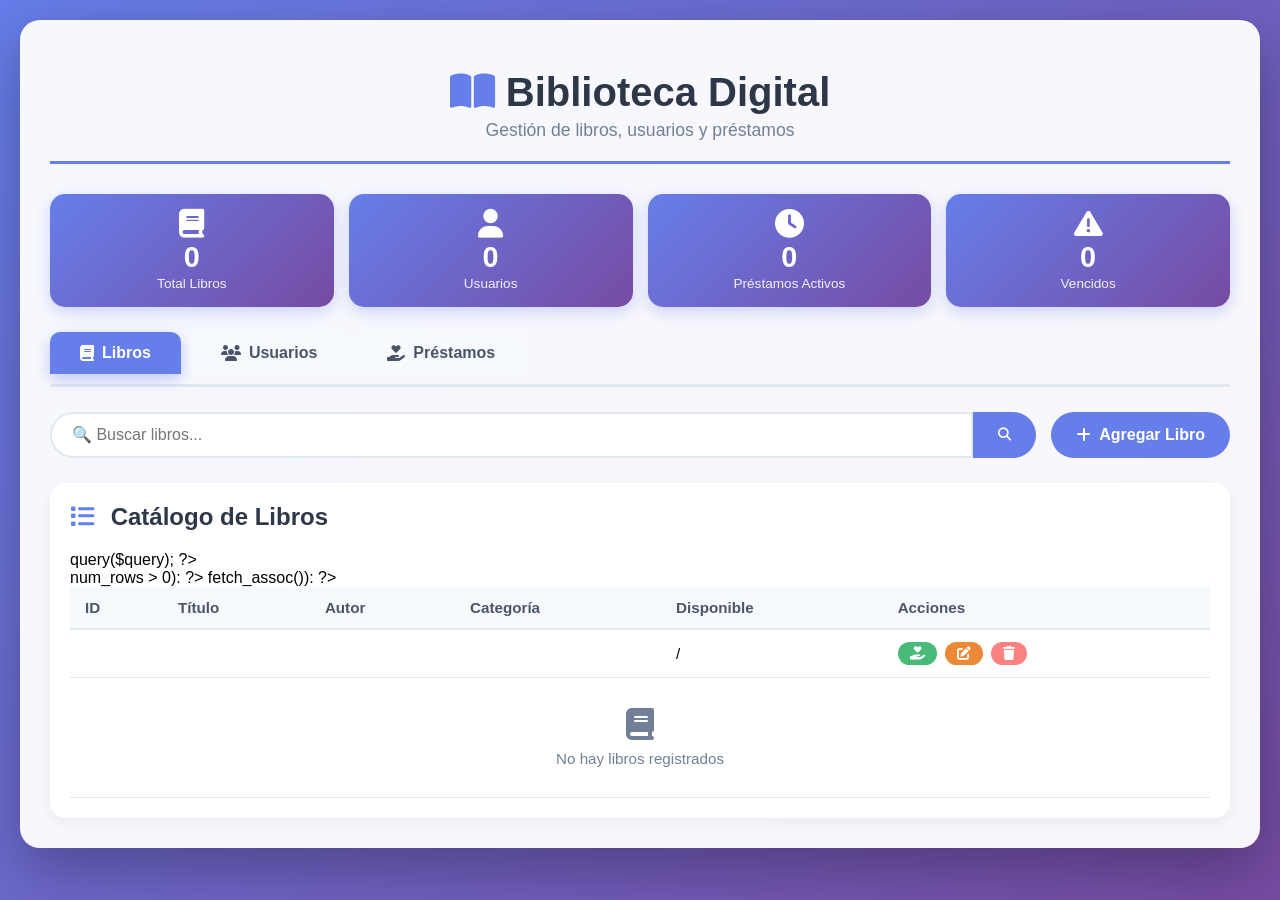
<file: index.html>
<!DOCTYPE html>
<html lang="es">
<head>
    <meta charset="UTF-8">
    <meta name="viewport" content="width=device-width, initial-scale=1.0">
    <title>📚 Biblioteca Digital</title>
    <link rel="stylesheet" href="style.css">
    <link rel="stylesheet" href="https://cdnjs.cloudflare.com/ajax/libs/font-awesome/6.4.0/css/all.min.css">
    <style>
        .tabs {
            display: flex;
            gap: 10px;
            margin: 20px 0 25px 0;
            flex-wrap: wrap;
            border-bottom: 3px solid #e2e8f0;
            padding-bottom: 10px;
        }
        .tab-btn {
            padding: 12px 30px;
            border: none;
            background: #f7fafc;
            color: #4a5568;
            border-radius: 10px 10px 0 0;
            cursor: pointer;
            font-size: 1rem;
            font-weight: 600;
            transition: all 0.3s;
            display: flex;
            align-items: center;
            gap: 8px;
        }
        .tab-btn:hover {
            background: #edf2f7;
        }
        .tab-btn.active {
            background: #667eea;
            color: white;
            box-shadow: 0 5px 15px rgba(102, 126, 234, 0.4);
        }
        .tab-content {
            display: none;
            animation: fadeIn 0.5s;
        }
        .tab-content.active {
            display: block;
        }
        @keyframes fadeIn {
            from { opacity: 0; transform: translateY(10px); }
            to { opacity: 1; transform: translateY(0); }
        }
        .dashboard-stats {
            display: grid;
            grid-template-columns: repeat(auto-fit, minmax(150px, 1fr));
            gap: 15px;
            margin-bottom: 25px;
        }
        .stat-card-dash {
            background: linear-gradient(135deg, #667eea 0%, #764ba2 100%);
            color: white;
            padding: 15px;
            border-radius: 15px;
            text-align: center;
            box-shadow: 0 5px 15px rgba(102, 126, 234, 0.3);
        }
        .stat-card-dash i {
            font-size: 1.8rem;
            display: block;
            margin-bottom: 3px;
        }
        .stat-card-dash span {
            font-size: 1.8rem;
            font-weight: bold;
            display: block;
        }
        .stat-card-dash label {
            font-size: 0.85rem;
            opacity: 0.9;
        }
        .info-box {
            background: #ebf8ff;
            border-left: 4px solid #3182ce;
            padding: 15px 20px;
            border-radius: 10px;
            margin-bottom: 20px;
        }
        .info-box h3 {
            color: #2a4365;
            margin-bottom: 5px;
        }
        .info-box p {
            color: #4a5568;
            margin: 0;
        }
        .estado-activo { color: #48bb78; font-weight: 600; }
        .estado-vencido { color: #fc8181; font-weight: 600; }
        .estado-devuelto { color: #a0aec0; }
        .mensaje {
            padding: 15px 20px;
            border-radius: 10px;
            margin-bottom: 15px;
        }
        .mensaje-error {
            background: #fed7d7;
            color: #742a2a;
            border-left: 4px solid #fc8181;
        }
    </style>
</head>
<body>
    <div class="container">
        <header class="header">
            <h1><i class="fas fa-book-open"></i> Biblioteca Digital</h1>
            <p>Gestión de libros, usuarios y préstamos</p>
        </header>

        <!-- ESTADÍSTICAS -->
        <div class="dashboard-stats" id="stats">
            <div class="stat-card-dash">
                <i class="fas fa-book"></i>
                <span id="totalLibros">0</span>
                <label>Total Libros</label>
            </div>
            <div class="stat-card-dash">
                <i class="fas fa-user"></i>
                <span id="totalUsuarios">0</span>
                <label>Usuarios</label>
            </div>
            <div class="stat-card-dash">
                <i class="fas fa-clock"></i>
                <span id="prestamosActivos">0</span>
                <label>Préstamos Activos</label>
            </div>
            <div class="stat-card-dash">
                <i class="fas fa-exclamation-triangle"></i>
                <span id="prestamosVencidos">0</span>
                <label>Vencidos</label>
            </div>
        </div>

        <!-- PESTAÑAS -->
        <div class="tabs">
            <button class="tab-btn active" onclick="mostrarTab('libros')">
                <i class="fas fa-book"></i> Libros
            </button>
            <button class="tab-btn" onclick="mostrarTab('usuarios')">
                <i class="fas fa-users"></i> Usuarios
            </button>
            <button class="tab-btn" onclick="mostrarTab('prestamos')">
                <i class="fas fa-hand-holding-heart"></i> Préstamos
            </button>
        </div>

        <!-- TAB 1: LIBROS -->
        <div id="tab-libros" class="tab-content active">
            <div class="search-section">
                <div class="search-box">
                    <input type="text" id="searchInput" placeholder="🔍 Buscar libros...">
                    <button onclick="buscarLibros()"><i class="fas fa-search"></i></button>
                </div>
                <button class="btn btn-primary" onclick="mostrarFormularioLibro()">
                    <i class="fas fa-plus"></i> Agregar Libro
                </button>
            </div>
            <div class="table-container">
                <h2><i class="fas fa-list"></i> Catálogo de Libros</h2>
                <div id="tablaLibros"></div>
            </div>
        </div>

        <!-- TAB 2: USUARIOS -->
        <div id="tab-usuarios" class="tab-content">
            <div class="search-section">
                <button class="btn btn-primary" onclick="mostrarFormularioUsuario()">
                    <i class="fas fa-plus"></i> Agregar Usuario
                </button>
            </div>
            <div class="table-container">
                <h2><i class="fas fa-users"></i> Lista de Usuarios</h2>
                <div id="tablaUsuarios"></div>
            </div>
        </div>

        <!-- TAB 3: PRÉSTAMOS -->
        <div id="tab-prestamos" class="tab-content">
            <div class="info-box">
                <h3><i class="fas fa-info-circle"></i> Información de Préstamos</h3>
                <p>⚠️ Los préstamos se vencen automáticamente después de 15 días.</p>
            </div>
            <div class="table-container">
                <h2><i class="fas fa-list"></i> Todos los Préstamos</h2>
                <div id="tablaPrestamos"></div>
            </div>
        </div>

        <!-- MODALES -->
        <div id="modalLibro" class="modal">
            <div class="modal-content">
                <span class="close" onclick="cerrarModal('modalLibro')">&times;</span>
                <h2 id="modalTitulo"><i class="fas fa-book"></i> Agregar Libro</h2>
                <form id="formLibro" onsubmit="guardarLibro(event)">
                    <input type="hidden" id="libroId" value="">
                    <div class="form-row">
                        <div class="form-group">
                            <label>Título *</label>
                            <input type="text" id="titulo" required>
                        </div>
                        <div class="form-group">
                            <label>Autor *</label>
                            <input type="text" id="autor" required>
                        </div>
                    </div>
                    <div class="form-row">
                        <div class="form-group">
                            <label>Editorial</label>
                            <input type="text" id="editorial">
                        </div>
                        <div class="form-group">
                            <label>Año</label>
                            <input type="number" id="anio">
                        </div>
                    </div>
                    <div class="form-row">
                        <div class="form-group">
                            <label>ISBN</label>
                            <input type="text" id="isbn">
                        </div>
                        <div class="form-group">
                            <label>Categoría</label>
                            <input type="text" id="categoria">
                        </div>
                    </div>
                    <div class="form-group">
                        <label>Cantidad *</label>
                        <input type="number" id="cantidad" min="1" value="1" required>
                    </div>
                    <div class="modal-buttons">
                        <button type="submit" class="btn btn-success"><i class="fas fa-save"></i> Guardar</button>
                        <button type="button" class="btn btn-danger" onclick="cerrarModal('modalLibro')">Cancelar</button>
                    </div>
                </form>
            </div>
        </div>

        <div id="modalUsuario" class="modal">
            <div class="modal-content">
                <span class="close" onclick="cerrarModal('modalUsuario')">&times;</span>
                <h2 id="modalTituloUsuario"><i class="fas fa-user"></i> Agregar Usuario</h2>
                <form id="formUsuario" onsubmit="guardarUsuario(event)">
                    <input type="hidden" id="usuarioId" value="">
                    <div class="form-row">
                        <div class="form-group">
                            <label>Nombre *</label>
                            <input type="text" id="nombre" required>
                        </div>
                        <div class="form-group">
                            <label>Apellido *</label>
                            <input type="text" id="apellido" required>
                        </div>
                    </div>
                    <div class="form-group">
                        <label>Email *</label>
                        <input type="email" id="email" required>
                    </div>
                    <div class="form-group">
                        <label>Teléfono</label>
                        <input type="text" id="telefono">
                    </div>
                    <div class="form-group">
                        <label>Dirección</label>
                        <input type="text" id="direccion">
                    </div>
                    <div class="modal-buttons">
                        <button type="submit" class="btn btn-success"><i class="fas fa-save"></i> Guardar</button>
                        <button type="button" class="btn btn-danger" onclick="cerrarModal('modalUsuario')">Cancelar</button>
                    </div>
                </form>
            </div>
        </div>

        <div id="modalPrestamo" class="modal">
            <div class="modal-content">
                <span class="close" onclick="cerrarModal('modalPrestamo')">&times;</span>
                <h2><i class="fas fa-hand-holding-heart"></i> Registrar Préstamo</h2>
                <form id="formPrestamo" onsubmit="registrarPrestamo(event)">
                    <input type="hidden" id="prestamoLibroId">
                    <div class="form-group">
                        <label>Libro</label>
                        <input type="text" id="prestamoLibroTitulo" disabled>
                    </div>
                    <div class="form-group">
                        <label>Usuario *</label>
                        <select id="prestamoUsuarioId" required>
                            <option value="">Seleccionar usuario...</option>
                        </select>
                    </div>
                    <div class="modal-buttons">
                        <button type="submit" class="btn btn-success"><i class="fas fa-check"></i> Registrar</button>
                        <button type="button" class="btn btn-danger" onclick="cerrarModal('modalPrestamo')">Cancelar</button>
                    </div>
                </form>
            </div>
        </div>
    </div>

    <script src="script.js"></script>
    <script src="script_usuarios.js"></script>
    <script src="script_prestamos.js"></script>
    
    <script>
        function mostrarTab(tab) {
            console.log('✅ Cambiando a:', tab);
            
            var contenidos = document.querySelectorAll('.tab-content');
            for (var i = 0; i < contenidos.length; i++) {
                contenidos[i].classList.remove('active');
            }
            
            var botones = document.querySelectorAll('.tab-btn');
            for (var i = 0; i < botones.length; i++) {
                botones[i].classList.remove('active');
            }
            
            var seleccionada = document.getElementById('tab-' + tab);
            if (seleccionada) {
                seleccionada.classList.add('active');
            }
            
            var botones = document.querySelectorAll('.tab-btn');
            for (var i = 0; i < botones.length; i++) {
                var onclick = botones[i].getAttribute('onclick');
                if (onclick && onclick.indexOf("'" + tab + "'") !== -1) {
                    botones[i].classList.add('active');
                }
            }
            
            if (tab === 'usuarios') {
                if (typeof cargarUsuarios === 'function') cargarUsuarios();
            }
            if (tab === 'prestamos') {
                if (typeof cargarPrestamos === 'function') cargarPrestamos();
                if (typeof cargarEstadisticasPrestamos === 'function') cargarEstadisticasPrestamos();
            }
        }
    </script>
</body>
</html>
</file>
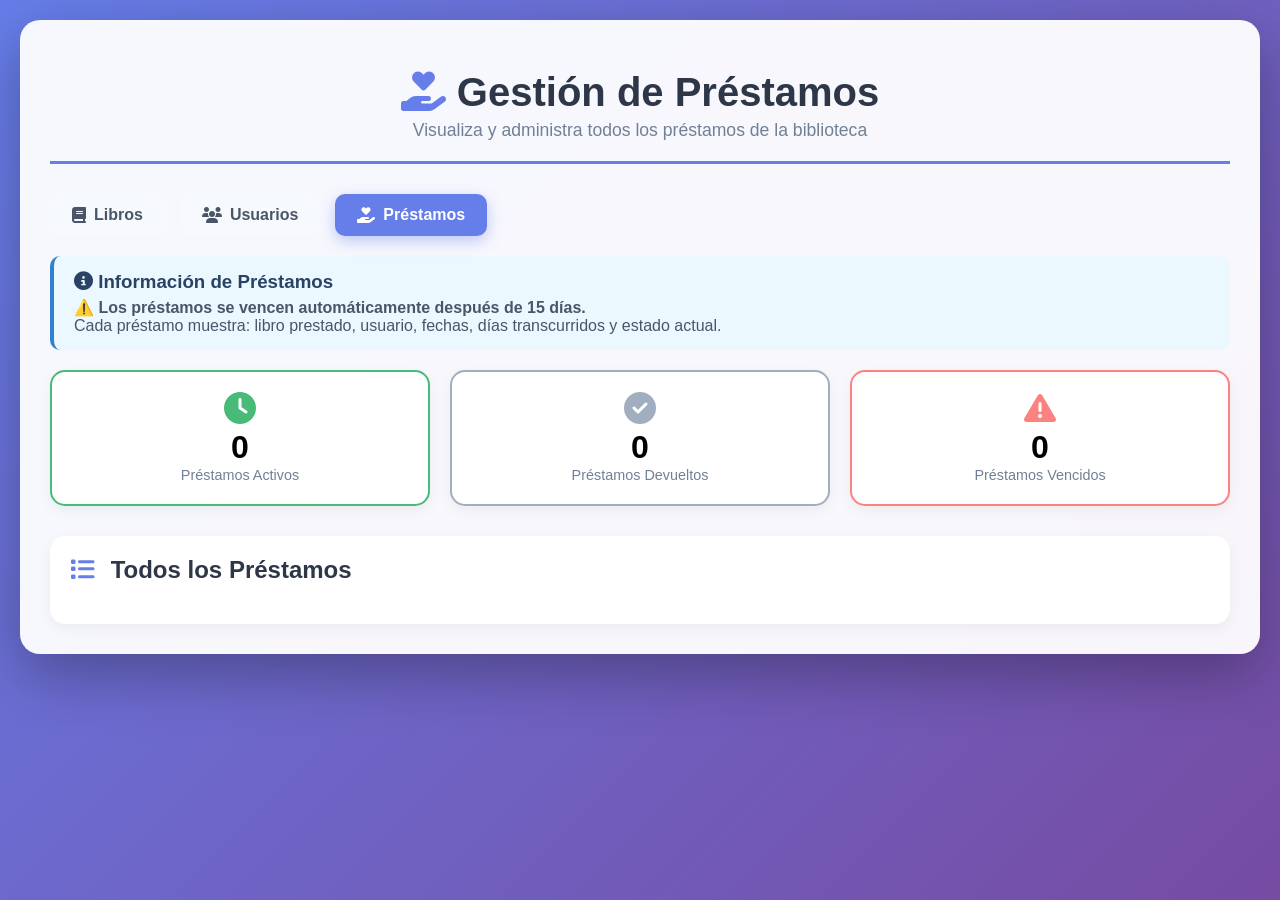
<file: prestamos.html>
<!DOCTYPE html>
<html lang="es">
<head>
    <meta charset="UTF-8">
    <meta name="viewport" content="width=device-width, initial-scale=1.0">
    <title>📖 Gestión de Préstamos</title>
    <link rel="stylesheet" href="style.css">
    <link rel="stylesheet" href="https://cdnjs.cloudflare.com/ajax/libs/font-awesome/6.4.0/css/all.min.css">
    <style>
        .nav-bar {
            display: flex;
            gap: 15px;
            margin-bottom: 20px;
            flex-wrap: wrap;
        }
        .nav-bar a {
            text-decoration: none;
            padding: 10px 20px;
            background: #f7fafc;
            color: #4a5568;
            border-radius: 10px;
            transition: all 0.3s;
            font-weight: 600;
            display: inline-flex;
            align-items: center;
            gap: 8px;
            border: 2px solid transparent;
        }
        .nav-bar a:hover {
            background: #edf2f7;
            transform: translateY(-2px);
            box-shadow: 0 5px 15px rgba(0,0,0,0.1);
        }
        .nav-bar a.active {
            background: #667eea;
            color: white;
            border-color: #667eea;
            box-shadow: 0 5px 15px rgba(102, 126, 234, 0.4);
        }
        .estado-activo {
            color: #48bb78;
            font-weight: 600;
        }
        .estado-vencido {
            color: #fc8181;
            font-weight: 600;
        }
        .estado-devuelto {
            color: #a0aec0;
        }
        .info-box {
            background: #ebf8ff;
            border-left: 4px solid #3182ce;
            padding: 15px 20px;
            border-radius: 10px;
            margin-bottom: 20px;
        }
        .info-box h3 {
            color: #2a4365;
            margin-bottom: 5px;
        }
        .info-box p {
            color: #4a5568;
            margin: 0;
        }
        .stats-prestamos {
            display: grid;
            grid-template-columns: repeat(auto-fit, minmax(180px, 1fr));
            gap: 20px;
            margin-bottom: 30px;
        }
        .stat-card-prestamo {
            background: white;
            padding: 20px;
            border-radius: 15px;
            text-align: center;
            box-shadow: 0 5px 15px rgba(0,0,0,0.05);
            border: 2px solid #e2e8f0;
        }
        .stat-card-prestamo i {
            font-size: 2rem;
            display: block;
            margin-bottom: 5px;
        }
        .stat-card-prestamo span {
            font-size: 2rem;
            font-weight: bold;
            display: block;
        }
        .stat-card-prestamo label {
            font-size: 0.9rem;
            color: #718096;
        }
        .stat-card-prestamo.activos { border-color: #48bb78; }
        .stat-card-prestamo.activos i { color: #48bb78; }
        .stat-card-prestamo.devueltos { border-color: #a0aec0; }
        .stat-card-prestamo.devueltos i { color: #a0aec0; }
        .stat-card-prestamo.vencidos { border-color: #fc8181; }
        .stat-card-prestamo.vencidos i { color: #fc8181; }
    </style>
</head>
<body>
    <div class="container">
        <!-- HEADER -->
        <header class="header">
            <h1><i class="fas fa-hand-holding-heart"></i> Gestión de Préstamos</h1>
            <p>Visualiza y administra todos los préstamos de la biblioteca</p>
        </header>

        <!-- BARRA DE NAVEGACIÓN -->
        <div class="nav-bar">
            <a href="index.html"><i class="fas fa-book"></i> Libros</a>
            <a href="usuarios.html"><i class="fas fa-users"></i> Usuarios</a>
            <a href="prestamos.html" class="active"><i class="fas fa-hand-holding-heart"></i> Préstamos</a>
        </div>

        <!-- INFORMACIÓN -->
        <div class="info-box">
            <h3><i class="fas fa-info-circle"></i> Información de Préstamos</h3>
            <p>
                <strong>⚠️ Los préstamos se vencen automáticamente después de 15 días.</strong><br>
                Cada préstamo muestra: libro prestado, usuario, fechas, días transcurridos y estado actual.
            </p>
        </div>

        <!-- ESTADÍSTICAS DE PRÉSTAMOS -->
        <div class="stats-prestamos" id="stats">
            <div class="stat-card-prestamo activos">
                <i class="fas fa-clock"></i>
                <span id="prestamosActivos">0</span>
                <label>Préstamos Activos</label>
            </div>
            <div class="stat-card-prestamo devueltos">
                <i class="fas fa-check-circle"></i>
                <span id="prestamosDevueltos">0</span>
                <label>Préstamos Devueltos</label>
            </div>
            <div class="stat-card-prestamo vencidos">
                <i class="fas fa-exclamation-triangle"></i>
                <span id="prestamosVencidos">0</span>
                <label>Préstamos Vencidos</label>
            </div>
        </div>

        <!-- TABLA DE PRÉSTAMOS -->
        <div class="table-container">
            <h2><i class="fas fa-list"></i> Todos los Préstamos</h2>
            <div id="tablaPrestamos"></div>
        </div>
    </div>

    <script src="script_prestamos.js"></script>
</body>
</html>
</file>
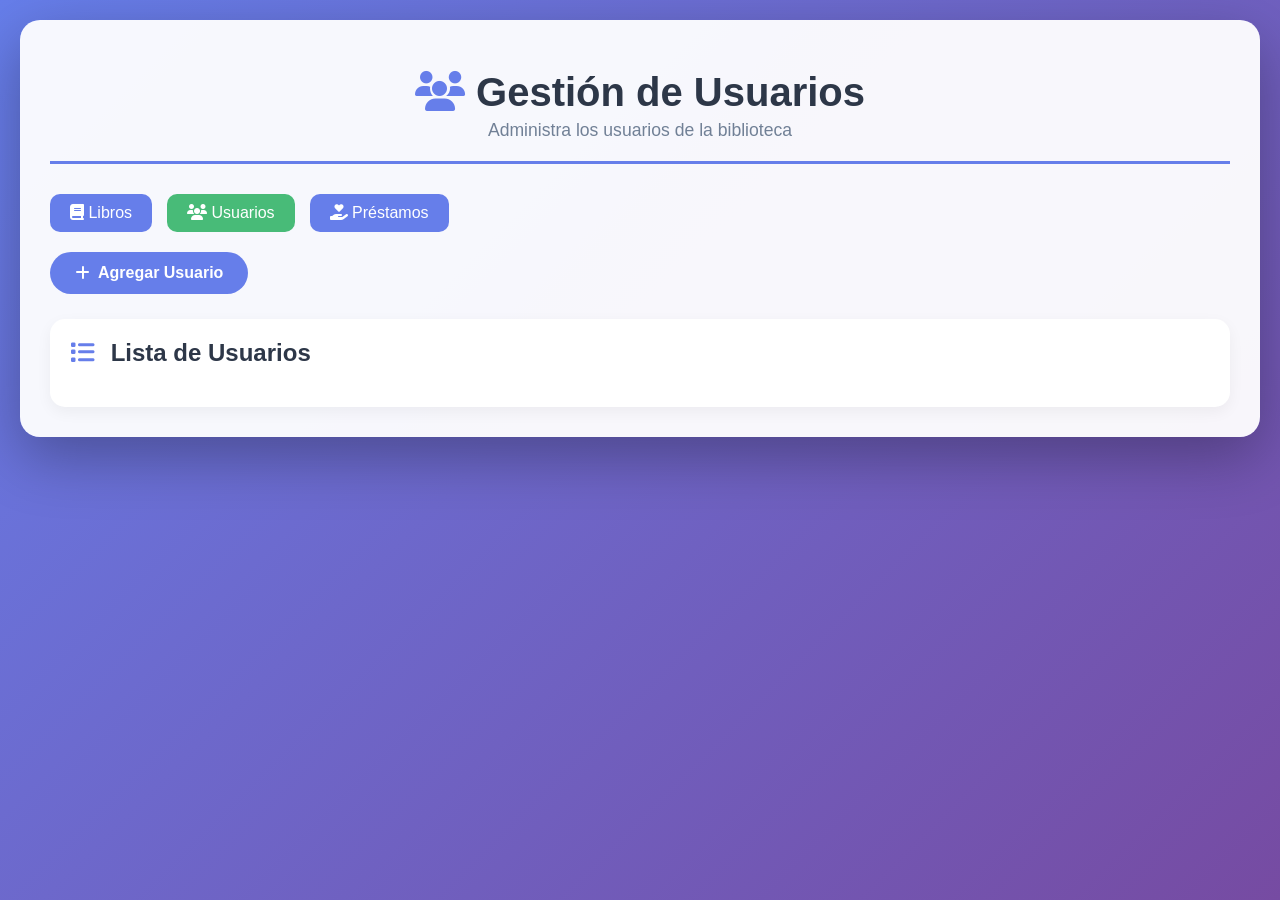
<file: usuarios.html>
<!DOCTYPE html>
<html lang="es">
<head>
    <meta charset="UTF-8">
    <meta name="viewport" content="width=device-width, initial-scale=1.0">
    <title>👥 Gestión de Usuarios</title>
    <link rel="stylesheet" href="style.css">
    <link rel="stylesheet" href="https://cdnjs.cloudflare.com/ajax/libs/font-awesome/6.4.0/css/all.min.css">
    <style>
        .nav-bar {
            display: flex;
            gap: 15px;
            margin-bottom: 20px;
            flex-wrap: wrap;
        }
        .nav-bar a {
            text-decoration: none;
            padding: 10px 20px;
            background: #667eea;
            color: white;
            border-radius: 10px;
            transition: background 0.3s;
        }
        .nav-bar a:hover {
            background: #5a67d8;
        }
        .nav-bar a.active {
            background: #48bb78;
        }
    </style>
</head>
<body>
    <div class="container">
        <!-- HEADER -->
        <header class="header">
            <h1><i class="fas fa-users"></i> Gestión de Usuarios</h1>
            <p>Administra los usuarios de la biblioteca</p>
        </header>

        <!-- BARRA DE NAVEGACIÓN -->
        <div class="nav-bar">
            <a href="index.html"><i class="fas fa-book"></i> Libros</a>
            <a href="usuarios.html" class="active"><i class="fas fa-users"></i> Usuarios</a>
            <a href="prestamos.html"><i class="fas fa-hand-holding-heart"></i> Préstamos</a>
        </div>

        <!-- SECCIÓN DE USUARIOS -->
        <div class="search-section">
            <button class="btn btn-primary" onclick="mostrarFormularioUsuario()">
                <i class="fas fa-plus"></i> Agregar Usuario
            </button>
        </div>

        <!-- TABLA DE USUARIOS -->
        <div class="table-container">
            <h2><i class="fas fa-list"></i> Lista de Usuarios</h2>
            <div id="tablaUsuarios"></div>
        </div>

        <!-- MODAL PARA AGREGAR/EDITAR USUARIO -->
        <div id="modalUsuario" class="modal">
            <div class="modal-content">
                <span class="close" onclick="cerrarModal('modalUsuario')">&times;</span>
                <h2 id="modalTituloUsuario"><i class="fas fa-user"></i> Agregar Usuario</h2>
                <form id="formUsuario" onsubmit="guardarUsuario(event)">
                    <input type="hidden" id="usuarioId" value="">
                    
                    <div class="form-row">
                        <div class="form-group">
                            <label>Nombre *</label>
                            <input type="text" id="nombre" required>
                        </div>
                        <div class="form-group">
                            <label>Apellido *</label>
                            <input type="text" id="apellido" required>
                        </div>
                    </div>
                    
                    <div class="form-group">
                        <label>Email *</label>
                        <input type="email" id="email" required>
                    </div>
                    
                    <div class="form-group">
                        <label>Teléfono</label>
                        <input type="text" id="telefono">
                    </div>
                    
                    <div class="form-group">
                        <label>Dirección</label>
                        <input type="text" id="direccion">
                    </div>
                    
                    <div class="modal-buttons">
                        <button type="submit" class="btn btn-success"><i class="fas fa-save"></i> Guardar</button>
                        <button type="button" class="btn btn-danger" onclick="cerrarModal('modalUsuario')">Cancelar</button>
                    </div>
                </form>
            </div>
        </div>
    </div>

    <script src="script_usuarios.js"></script>
</body>
</html>
</file>
<file: style.css>
/* =============================================
   ESTILOS GLOBALES
   ============================================= */
* {
    margin: 0;
    padding: 0;
    box-sizing: border-box;
}

body {
    font-family: 'Segoe UI', Tahoma, Geneva, Verdana, sans-serif;
    background: linear-gradient(135deg, #667eea 0%, #764ba2 100%);
    min-height: 100vh;
    padding: 20px;
}

.container {
    max-width: 1400px;
    margin: 0 auto;
    background: rgba(255, 255, 255, 0.95);
    border-radius: 20px;
    padding: 30px;
    box-shadow: 0 20px 60px rgba(0,0,0,0.3);
}

/* =============================================
   HEADER
   ============================================= */
.header {
    text-align: center;
    padding: 20px 0;
    border-bottom: 3px solid #667eea;
    margin-bottom: 30px;
}

.header h1 {
    color: #2d3748;
    font-size: 2.5rem;
    margin-bottom: 5px;
}

.header h1 i {
    color: #667eea;
}

.header p {
    color: #718096;
    font-size: 1.1rem;
}

/* =============================================
   BARRA DE BÚSQUEDA
   ============================================= */
.search-section {
    display: flex;
    gap: 15px;
    margin-bottom: 25px;
    flex-wrap: wrap;
}

.search-box {
    flex: 1;
    display: flex;
    min-width: 250px;
}

.search-box input {
    flex: 1;
    padding: 12px 20px;
    border: 2px solid #e2e8f0;
    border-radius: 50px 0 0 50px;
    font-size: 1rem;
    transition: all 0.3s;
}

.search-box input:focus {
    outline: none;
    border-color: #667eea;
}

.search-box button {
    padding: 12px 25px;
    background: #667eea;
    color: white;
    border: none;
    border-radius: 0 50px 50px 0;
    cursor: pointer;
    transition: background 0.3s;
}

.search-box button:hover {
    background: #5a67d8;
}

/* =============================================
   BOTONES
   ============================================= */
.btn {
    padding: 12px 25px;
    border: none;
    border-radius: 50px;
    font-size: 1rem;
    font-weight: 600;
    cursor: pointer;
    transition: all 0.3s;
    display: inline-flex;
    align-items: center;
    gap: 8px;
}

.btn-primary {
    background: #667eea;
    color: white;
}

.btn-primary:hover {
    background: #5a67d8;
    transform: translateY(-2px);
    box-shadow: 0 5px 15px rgba(102, 126, 234, 0.4);
}

.btn-success {
    background: #48bb78;
    color: white;
}

.btn-success:hover {
    background: #38a169;
    transform: translateY(-2px);
}

.btn-danger {
    background: #fc8181;
    color: white;
}

.btn-danger:hover {
    background: #f56565;
    transform: translateY(-2px);
}

.btn-warning {
    background: #ed8936;
    color: white;
}

.btn-warning:hover {
    background: #dd6b20;
}

.btn-sm {
    padding: 5px 12px;
    font-size: 0.85rem;
}

/* =============================================
   ESTADÍSTICAS
   ============================================= */
.stats {
    display: grid;
    grid-template-columns: repeat(auto-fit, minmax(180px, 1fr));
    gap: 20px;
    margin-bottom: 30px;
}

.stat-card {
    background: linear-gradient(135deg, #667eea 0%, #764ba2 100%);
    color: white;
    padding: 20px;
    border-radius: 15px;
    text-align: center;
    box-shadow: 0 5px 15px rgba(102, 126, 234, 0.3);
}

.stat-card i {
    font-size: 2rem;
    display: block;
    margin-bottom: 5px;
}

.stat-card span {
    font-size: 2rem;
    font-weight: bold;
    display: block;
}

.stat-card label {
    font-size: 0.9rem;
    opacity: 0.9;
}

/* =============================================
   TABLA DE LIBROS
   ============================================= */
.table-container {
    background: white;
    border-radius: 15px;
    padding: 20px;
    box-shadow: 0 5px 15px rgba(0,0,0,0.05);
}

.table-container h2 {
    color: #2d3748;
    margin-bottom: 20px;
    font-size: 1.5rem;
}

.table-container h2 i {
    color: #667eea;
    margin-right: 10px;
}

.table-wrapper {
    overflow-x: auto;
}

table {
    width: 100%;
    border-collapse: collapse;
    font-size: 0.95rem;
}

thead {
    background: #f7fafc;
}

th {
    padding: 12px 15px;
    text-align: left;
    font-weight: 600;
    color: #4a5568;
    border-bottom: 2px solid #e2e8f0;
}

td {
    padding: 12px 15px;
    border-bottom: 1px solid #e2e8f0;
}

tr:hover {
    background: #f7fafc;
}

.acciones {
    display: flex;
    gap: 8px;
    flex-wrap: wrap;
}

.estado-disponible {
    color: #48bb78;
    font-weight: 600;
}

.estado-no-disponible {
    color: #fc8181;
    font-weight: 600;
}

/* =============================================
   MODALES
   ============================================= */
.modal {
    display: none;
    position: fixed;
    z-index: 1000;
    left: 0;
    top: 0;
    width: 100%;
    height: 100%;
    background: rgba(0,0,0,0.5);
    backdrop-filter: blur(5px);
    animation: fadeIn 0.3s;
}

@keyframes fadeIn {
    from { opacity: 0; }
    to { opacity: 1; }
}

.modal-content {
    background: white;
    margin: 5% auto;
    padding: 30px;
    border-radius: 20px;
    max-width: 600px;
    width: 90%;
    position: relative;
    animation: slideDown 0.3s;
}

@keyframes slideDown {
    from {
        transform: translateY(-50px);
        opacity: 0;
    }
    to {
        transform: translateY(0);
        opacity: 1;
    }
}

.close {
    position: absolute;
    right: 20px;
    top: 15px;
    font-size: 2rem;
    cursor: pointer;
    color: #a0aec0;
    transition: color 0.3s;
}

.close:hover {
    color: #e53e3e;
}

.modal-content h2 {
    color: #2d3748;
    margin-bottom: 25px;
    border-bottom: 2px solid #e2e8f0;
    padding-bottom: 15px;
}

.modal-content h2 i {
    color: #667eea;
    margin-right: 10px;
}

/* =============================================
   FORMULARIOS
   ============================================= */
.form-row {
    display: grid;
    grid-template-columns: 1fr 1fr;
    gap: 15px;
}

.form-group {
    margin-bottom: 15px;
}

.form-group label {
    display: block;
    font-weight: 600;
    color: #4a5568;
    margin-bottom: 5px;
    font-size: 0.9rem;
}

.form-group input,
.form-group select {
    width: 100%;
    padding: 10px 15px;
    border: 2px solid #e2e8f0;
    border-radius: 10px;
    font-size: 1rem;
    transition: all 0.3s;
}

.form-group input:focus,
.form-group select:focus {
    outline: none;
    border-color: #667eea;
    box-shadow: 0 0 0 3px rgba(102, 126, 234, 0.1);
}

.form-group input:disabled {
    background: #f7fafc;
}

.modal-buttons {
    display: flex;
    gap: 10px;
    margin-top: 20px;
    justify-content: flex-end;
}

/* =============================================
   MENSAJES
   ============================================= */
.mensaje {
    padding: 10px 15px;
    border-radius: 10px;
    margin-bottom: 15px;
    animation: slideDown 0.3s;
}

.mensaje-exito {
    background: #c6f6d5;
    color: #22543d;
    border-left: 4px solid #48bb78;
}

.mensaje-error {
    background: #fed7d7;
    color: #742a2a;
    border-left: 4px solid #fc8181;
}

/* =============================================
   RESPONSIVE
   ============================================= */
@media (max-width: 768px) {
    .container {
        padding: 15px;
    }
    
    .header h1 {
        font-size: 1.8rem;
    }
    
    .search-section {
        flex-direction: column;
    }
    
    .search-box {
        min-width: 100%;
    }
    
    .form-row {
        grid-template-columns: 1fr;
    }
    
    .stats {
        grid-template-columns: 1fr 1fr;
    }
    
    .modal-content {
        margin: 10% auto;
        padding: 20px;
    }
    
    table {
        font-size: 0.8rem;
    }
    
    th, td {
        padding: 8px 10px;
    }
}

@media (max-width: 480px) {
    .stats {
        grid-template-columns: 1fr;
    }
}
</file>
